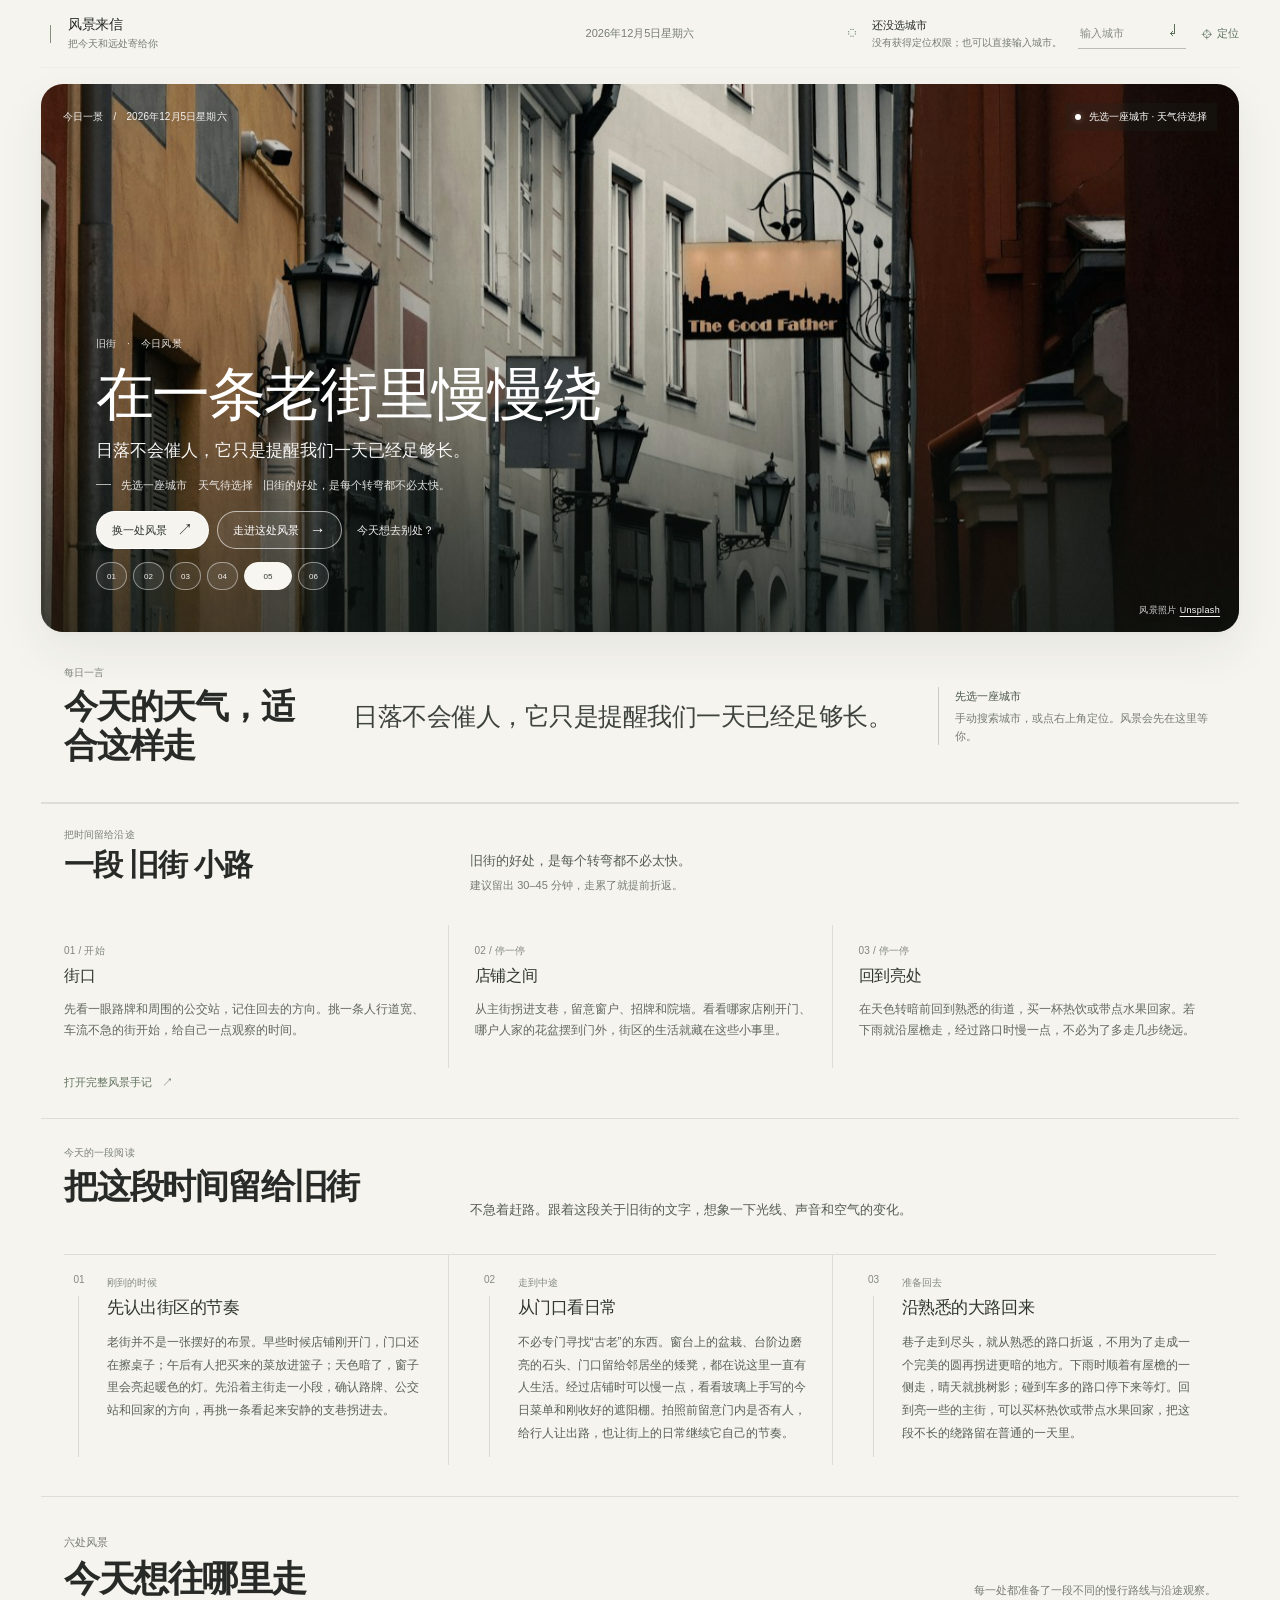
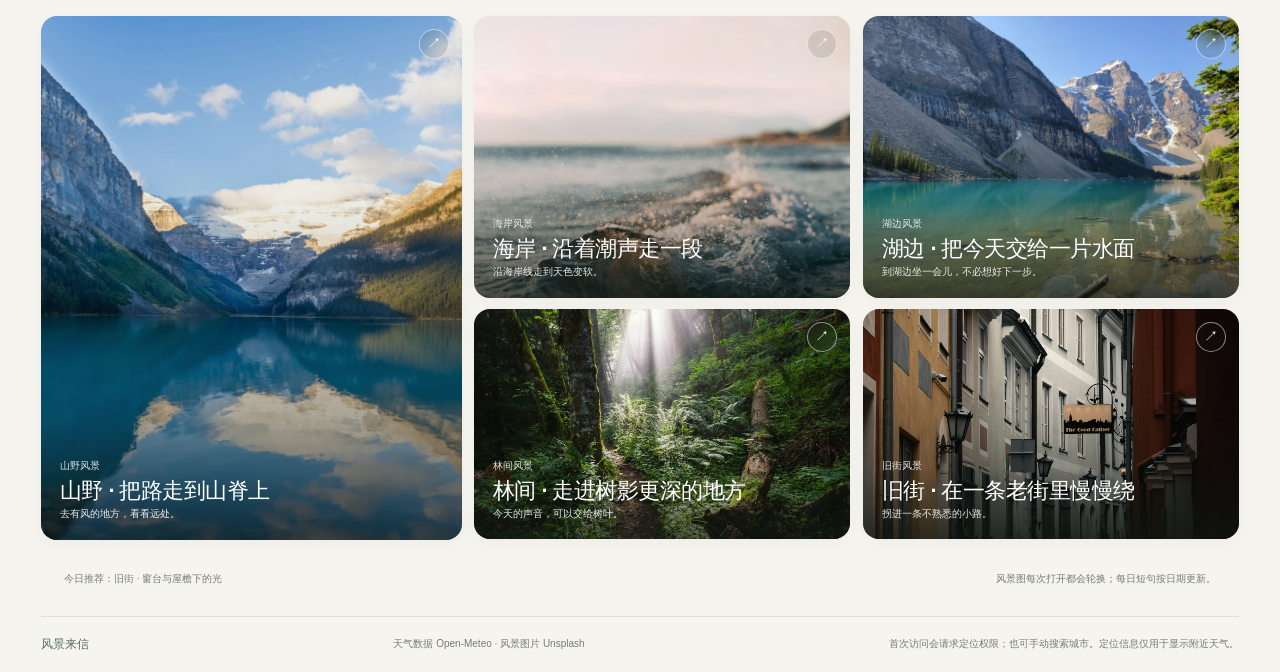
<file: index.html>
<!doctype html>
<html lang="zh-CN">
<head>
  <meta charset="utf-8">
  <meta name="viewport" content="width=device-width, initial-scale=1">
  <meta name="theme-color" content="#eae8df">
  <meta name="description" content="风景来信：按今天的天气，给你一处可以慢下来的地方。">
  <title>风景来信 · 今天去看看远处</title>
  <link rel="preconnect" href="https://images.unsplash.com">
  <link rel="stylesheet" href="assets/field-daily-v34.css">
  <script defer src="assets/field-daily-v34.js"></script>
</head>
<body class="scenic-site" data-scene-page="daily">
  <div id="app" class="scenic-app">
    <header class="masthead">
      <a class="wordmark" href="index.html"><span class="wordmark-mark">风</span><span>风景来信<small>把今天和远处寄给你</small></span></a>
      <time class="today-date" id="today-date"></time>
      <div class="place-tools">
        <div class="weather-summary" id="weather-summary" aria-live="polite"><span class="weather-glyph">◌</span><span><b id="weather-place">还没选城市</b><small id="weather-line">选一座城市，看看今天的天色</small></span></div>
        <form class="city-search" id="city-form"><label class="sr-only" for="city-input">搜索城市</label><input id="city-input" name="city" autocomplete="off" placeholder="输入城市" maxlength="40"><button type="submit" aria-label="搜索城市">↵</button></form>
        <button class="locate-button" id="locate-button" type="button" aria-label="使用当前位置查询城市天气">⌖ <span>定位</span></button>
      </div>
    </header>
    <main id="experience" aria-live="polite"><div class="loading-note">正在为今天挑一处风景……</div></main>
    <footer class="site-footer"><a href="index.html">风景来信</a><span>天气数据 <a href="https://open-meteo.com/" target="_blank" rel="noreferrer">Open-Meteo</a> · 风景图片 <a href="https://unsplash.com/" target="_blank" rel="noreferrer">Unsplash</a></span><span>首次访问会请求定位权限；也可手动搜索城市。定位信息仅用于显示附近天气。</span></footer>
  </div>
  <noscript><p class="noscript">请启用 JavaScript 来查看今日风景与天气。</p></noscript>
</body>
</html>
</file>
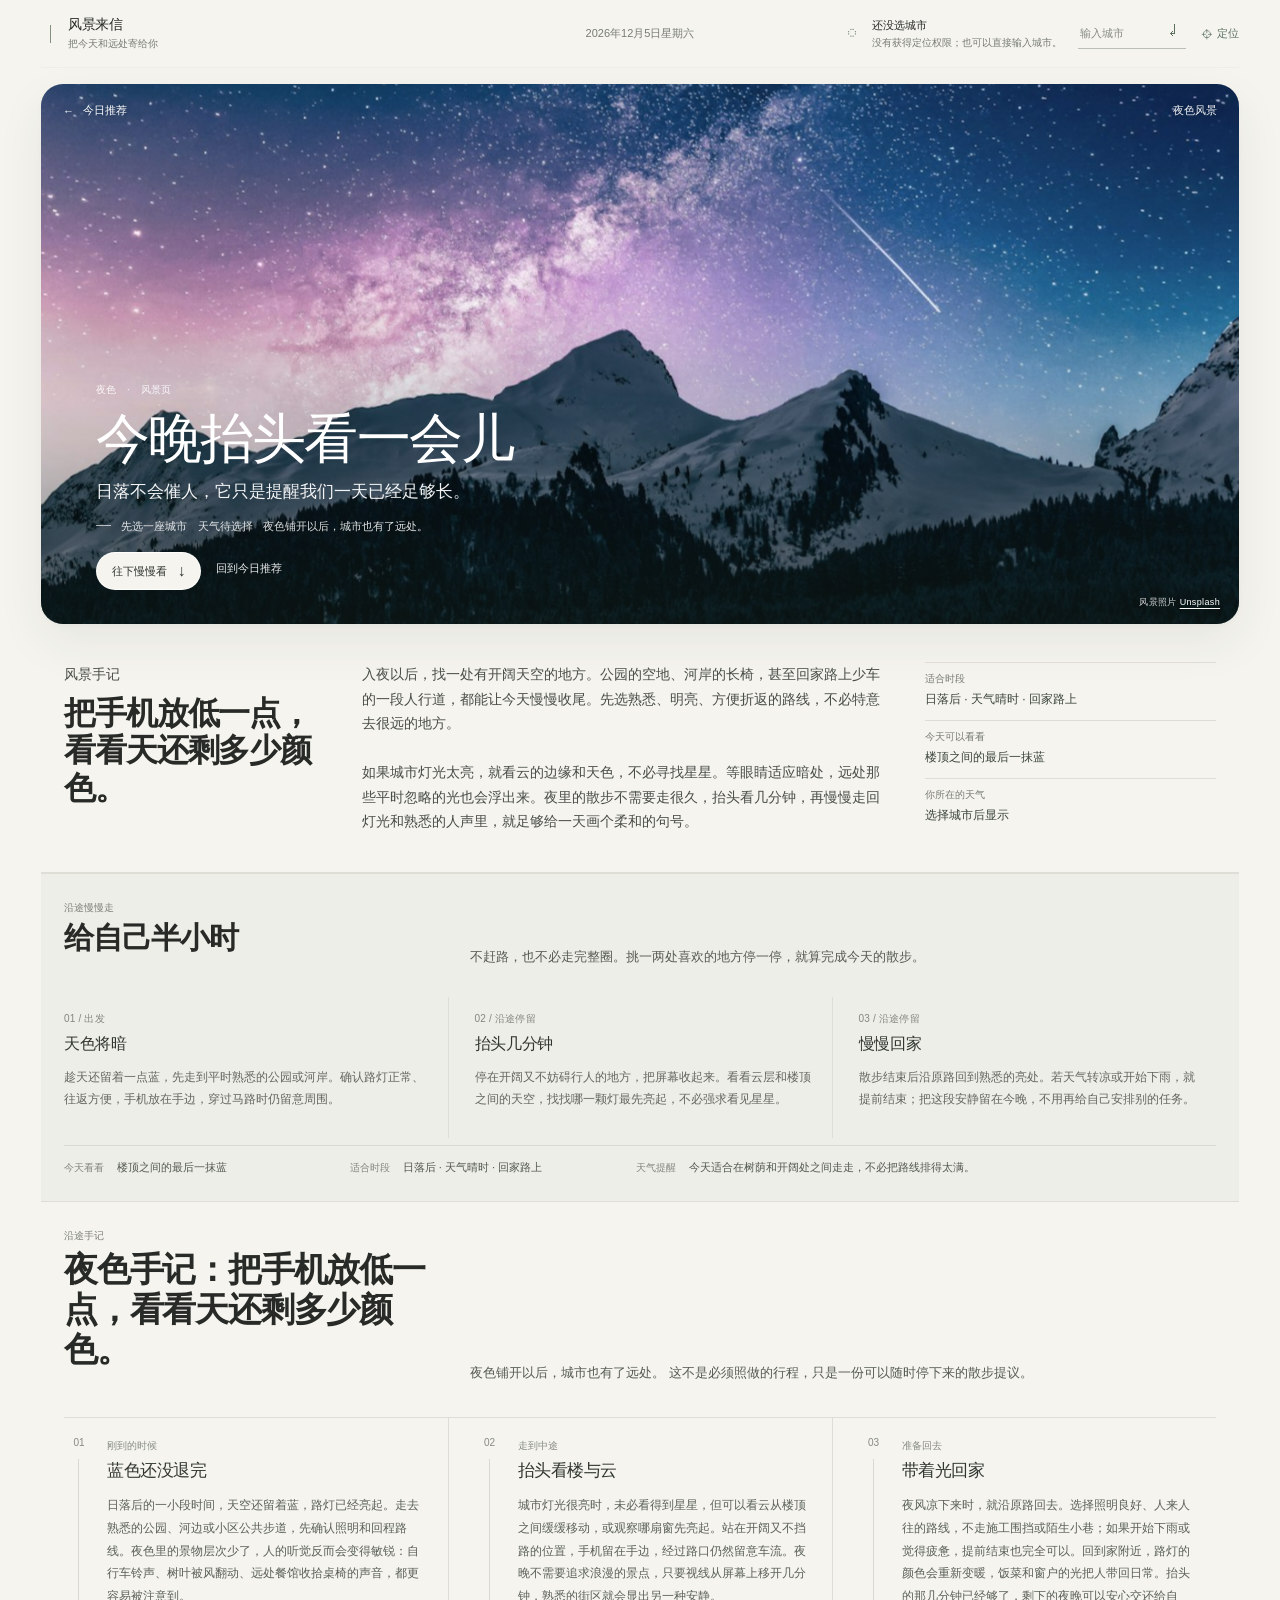
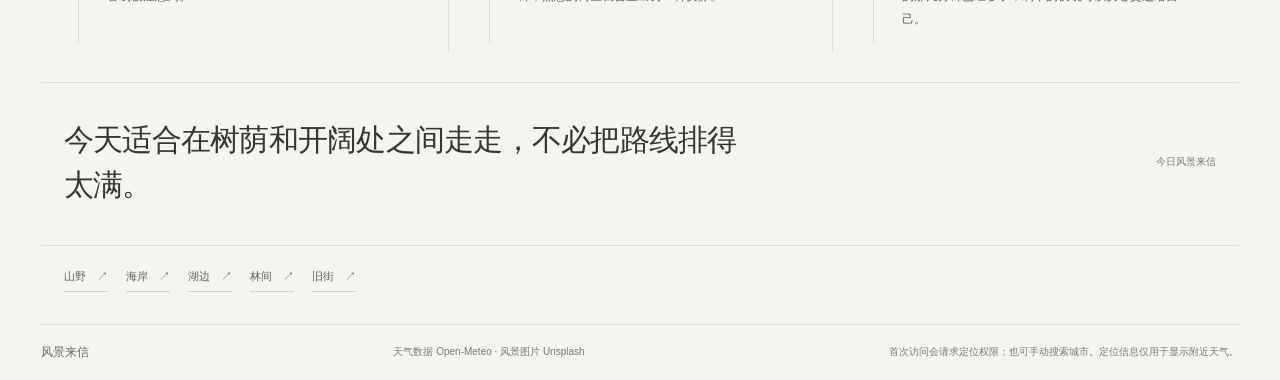
<file: places/archive.html>
<!doctype html>
<html lang="zh-CN">
<head>
  <meta charset="utf-8">
  <meta name="viewport" content="width=device-width, initial-scale=1">
  <meta name="theme-color" content="#eae8df">
  <meta name="description" content="风景来信：按今天的天气，给你一处可以慢下来的地方。">
  <title>风景来信 · 今天去看看远处</title>
  <link rel="preconnect" href="https://images.unsplash.com">
  <link rel="stylesheet" href="../assets/field-daily-v34.css">
  <script defer src="../assets/field-daily-v34.js"></script>
</head>
<body class="scenic-site" data-scene-page="starlight">
  <div id="app" class="scenic-app">
    <header class="masthead">
      <a class="wordmark" href="../index.html"><span class="wordmark-mark">风</span><span>风景来信<small>把今天和远处寄给你</small></span></a>
      <time class="today-date" id="today-date"></time>
      <div class="place-tools">
        <div class="weather-summary" id="weather-summary" aria-live="polite"><span class="weather-glyph">◌</span><span><b id="weather-place">还没选城市</b><small id="weather-line">选一座城市，看看今天的天色</small></span></div>
        <form class="city-search" id="city-form"><label class="sr-only" for="city-input">搜索城市</label><input id="city-input" name="city" autocomplete="off" placeholder="输入城市" maxlength="40"><button type="submit" aria-label="搜索城市">↵</button></form>
        <button class="locate-button" id="locate-button" type="button" aria-label="使用当前位置查询城市天气">⌖ <span>定位</span></button>
      </div>
    </header>
    <main id="experience" aria-live="polite"><div class="loading-note">正在为今天挑一处风景……</div></main>
    <footer class="site-footer"><a href="../index.html">风景来信</a><span>天气数据 <a href="https://open-meteo.com/" target="_blank" rel="noreferrer">Open-Meteo</a> · 风景图片 <a href="https://unsplash.com/" target="_blank" rel="noreferrer">Unsplash</a></span><span>首次访问会请求定位权限；也可手动搜索城市。定位信息仅用于显示附近天气。</span></footer>
  </div>
  <noscript><p class="noscript">请启用 JavaScript 来查看今日风景与天气。</p></noscript>
</body>
</html>
</file>
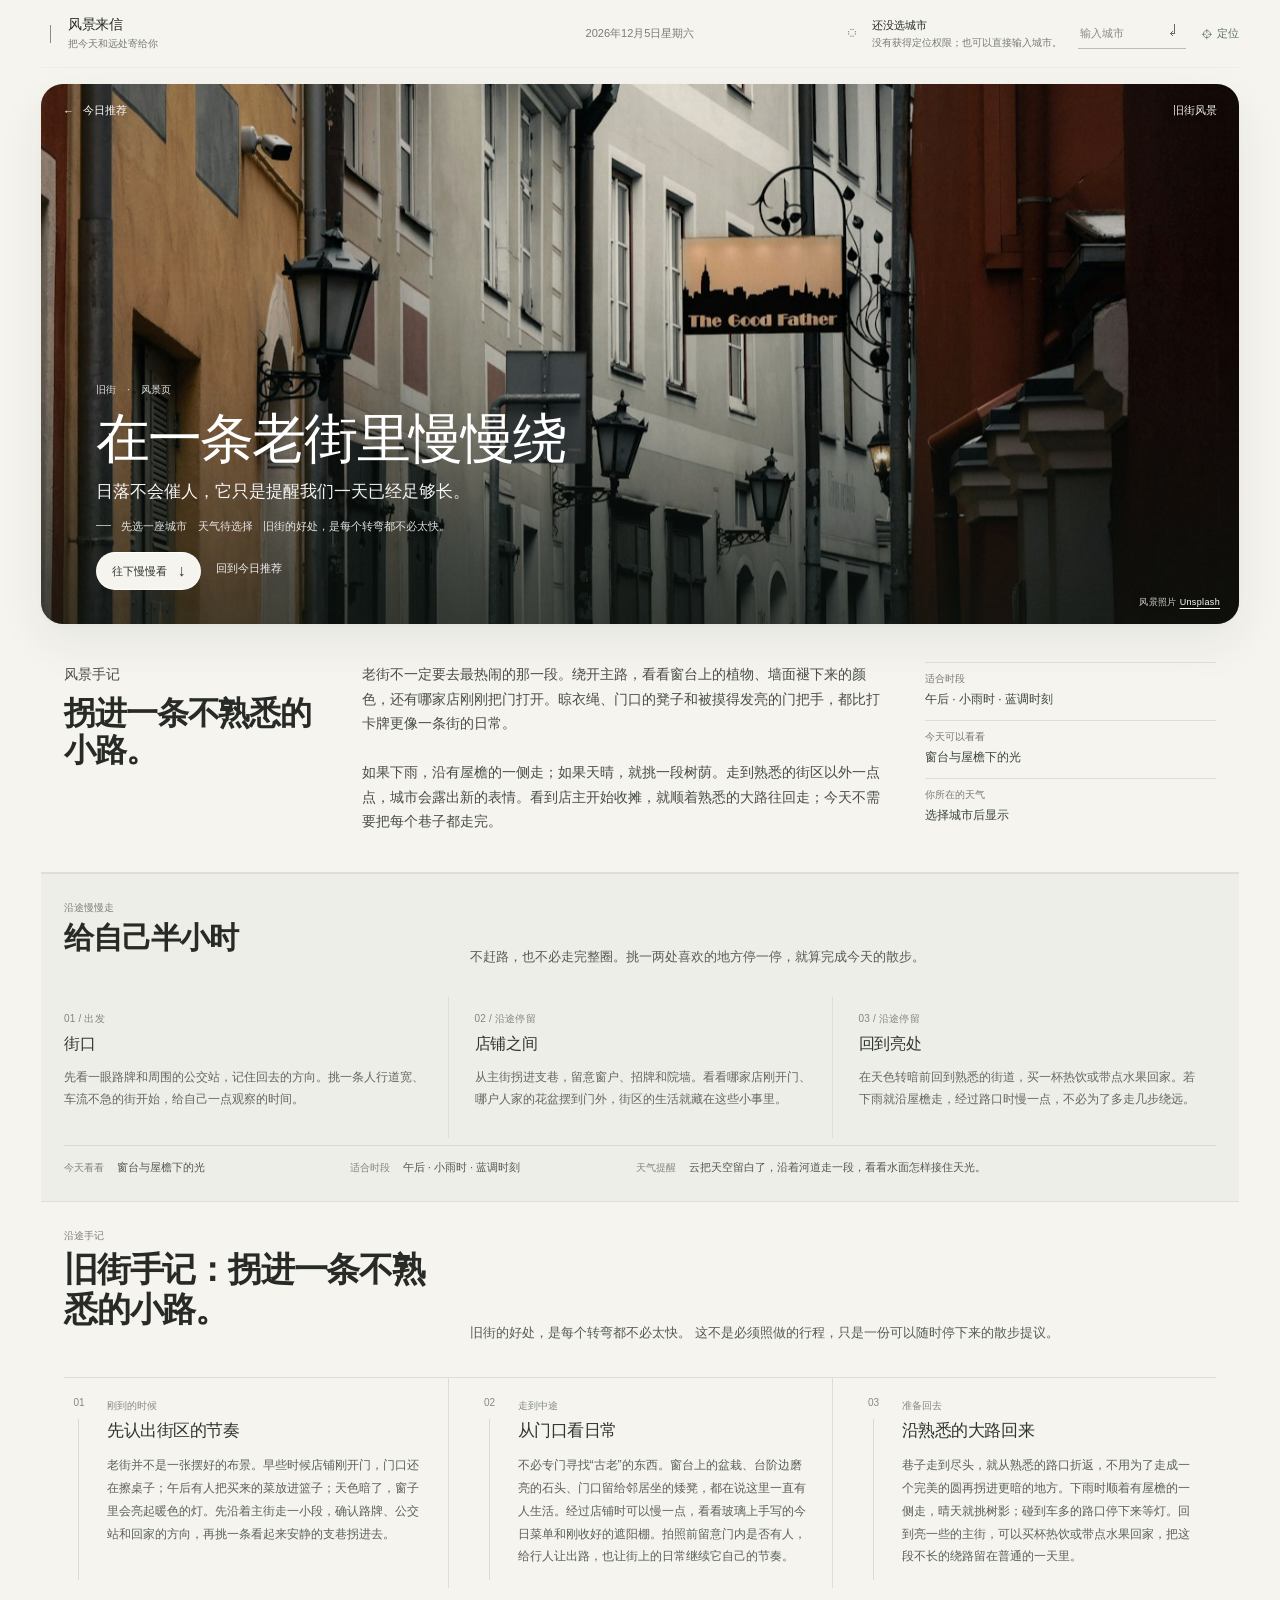
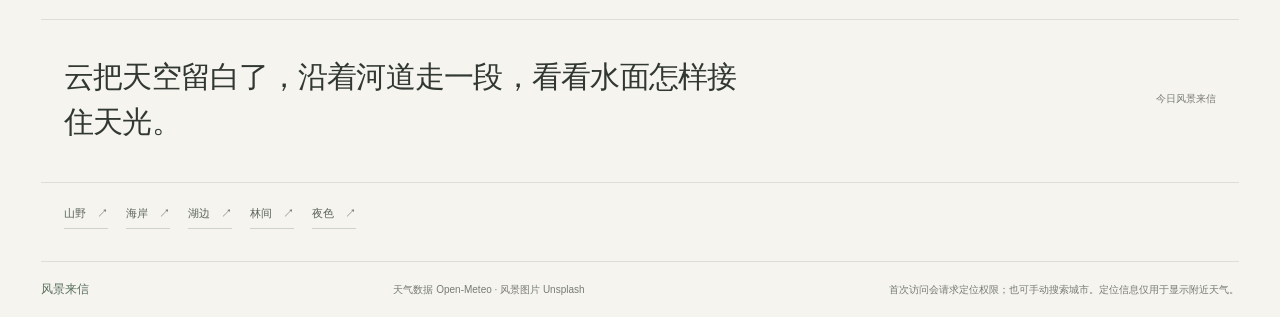
<file: places/harbor.html>
<!doctype html>
<html lang="zh-CN">
<head>
  <meta charset="utf-8">
  <meta name="viewport" content="width=device-width, initial-scale=1">
  <meta name="theme-color" content="#eae8df">
  <meta name="description" content="风景来信：按今天的天气，给你一处可以慢下来的地方。">
  <title>风景来信 · 今天去看看远处</title>
  <link rel="preconnect" href="https://images.unsplash.com">
  <link rel="stylesheet" href="../assets/field-daily-v34.css">
  <script defer src="../assets/field-daily-v34.js"></script>
</head>
<body class="scenic-site" data-scene-page="oldtown">
  <div id="app" class="scenic-app">
    <header class="masthead">
      <a class="wordmark" href="../index.html"><span class="wordmark-mark">风</span><span>风景来信<small>把今天和远处寄给你</small></span></a>
      <time class="today-date" id="today-date"></time>
      <div class="place-tools">
        <div class="weather-summary" id="weather-summary" aria-live="polite"><span class="weather-glyph">◌</span><span><b id="weather-place">还没选城市</b><small id="weather-line">选一座城市，看看今天的天色</small></span></div>
        <form class="city-search" id="city-form"><label class="sr-only" for="city-input">搜索城市</label><input id="city-input" name="city" autocomplete="off" placeholder="输入城市" maxlength="40"><button type="submit" aria-label="搜索城市">↵</button></form>
        <button class="locate-button" id="locate-button" type="button" aria-label="使用当前位置查询城市天气">⌖ <span>定位</span></button>
      </div>
    </header>
    <main id="experience" aria-live="polite"><div class="loading-note">正在为今天挑一处风景……</div></main>
    <footer class="site-footer"><a href="../index.html">风景来信</a><span>天气数据 <a href="https://open-meteo.com/" target="_blank" rel="noreferrer">Open-Meteo</a> · 风景图片 <a href="https://unsplash.com/" target="_blank" rel="noreferrer">Unsplash</a></span><span>首次访问会请求定位权限；也可手动搜索城市。定位信息仅用于显示附近天气。</span></footer>
  </div>
  <noscript><p class="noscript">请启用 JavaScript 来查看今日风景与天气。</p></noscript>
</body>
</html>
</file>
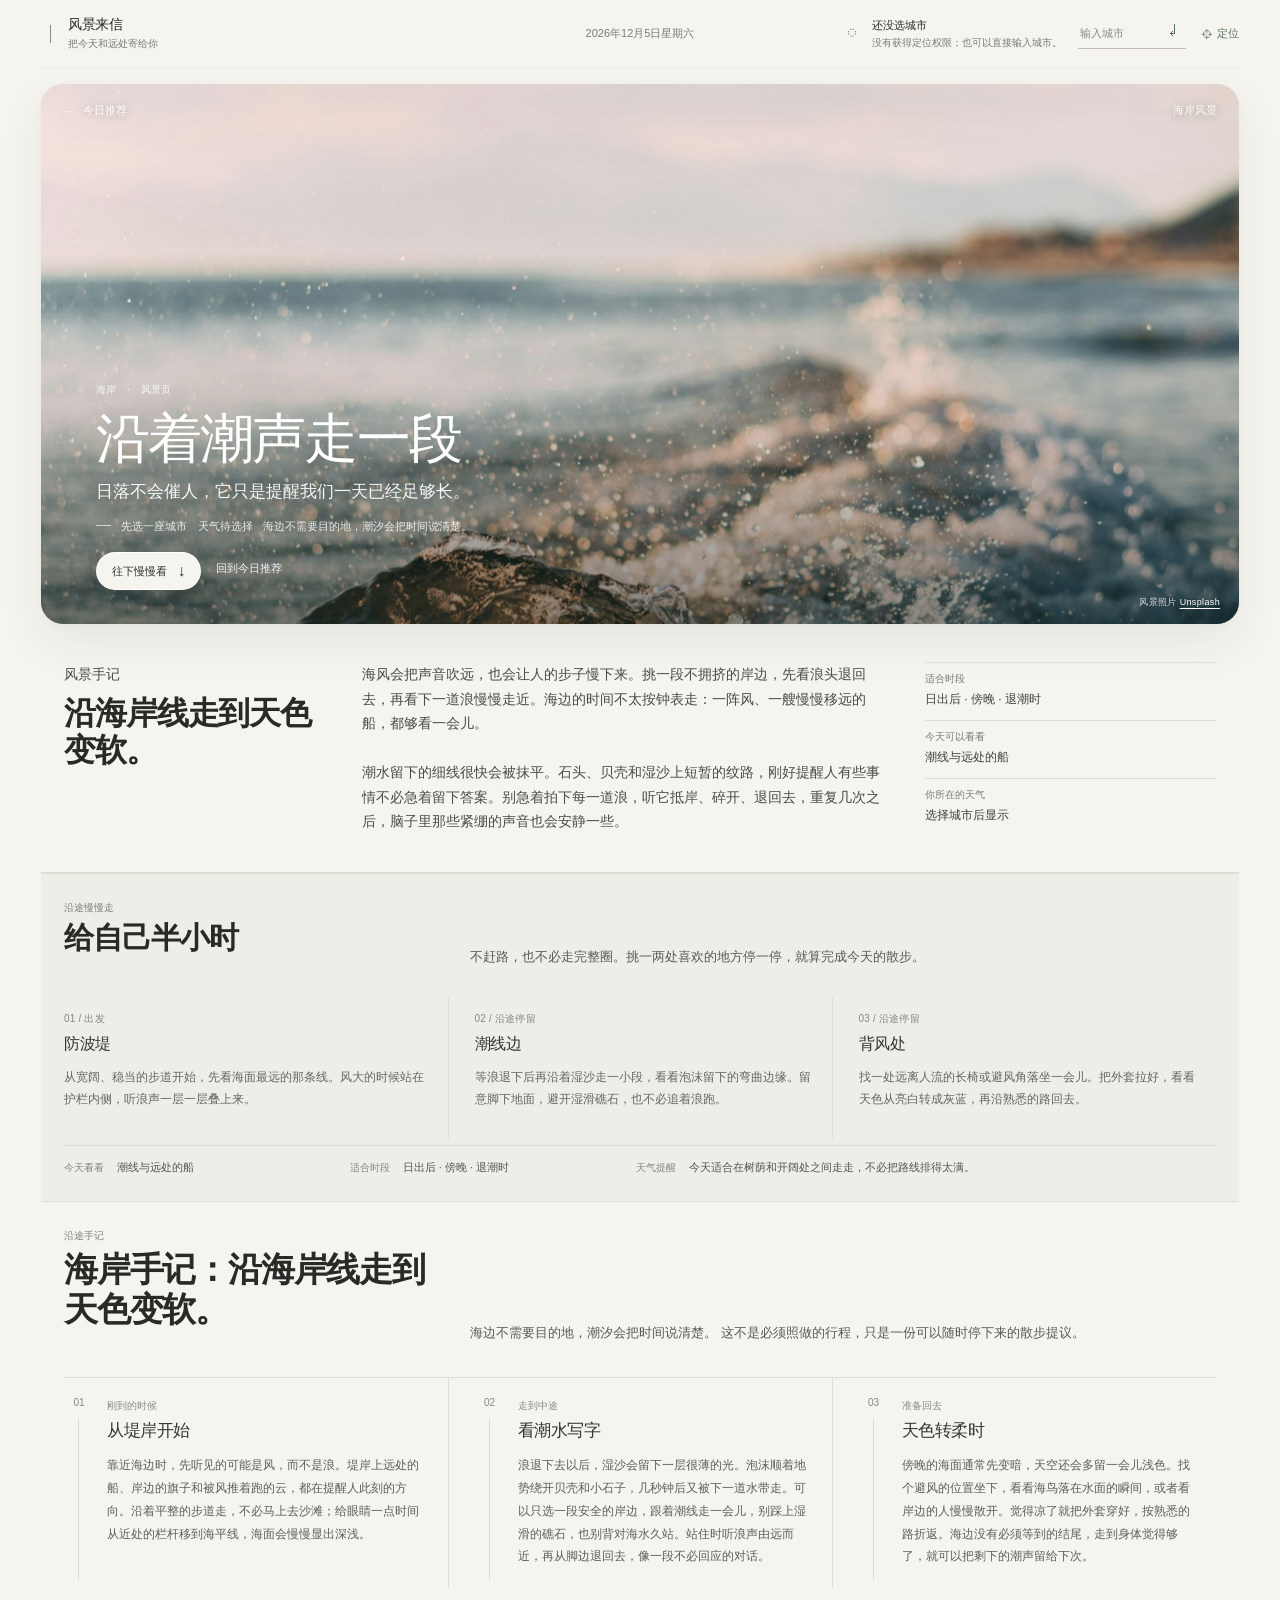
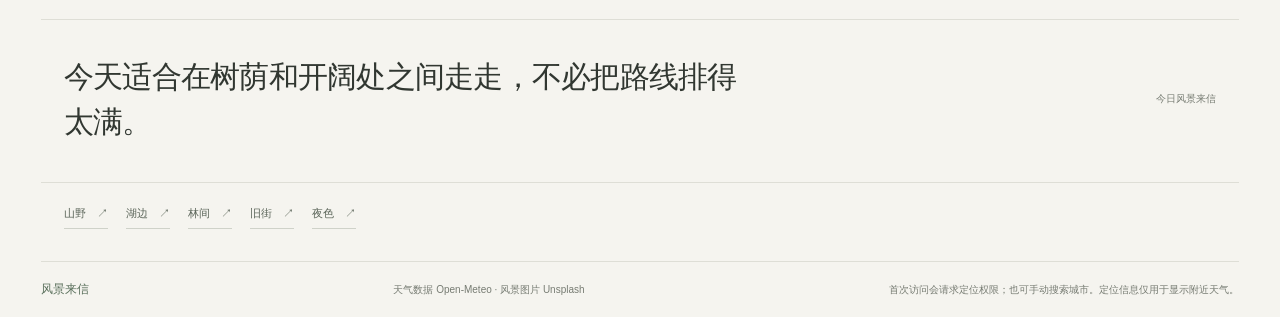
<file: places/loopline.html>
<!doctype html>
<html lang="zh-CN">
<head>
  <meta charset="utf-8">
  <meta name="viewport" content="width=device-width, initial-scale=1">
  <meta name="theme-color" content="#eae8df">
  <meta name="description" content="风景来信：按今天的天气，给你一处可以慢下来的地方。">
  <title>风景来信 · 今天去看看远处</title>
  <link rel="preconnect" href="https://images.unsplash.com">
  <link rel="stylesheet" href="../assets/field-daily-v34.css">
  <script defer src="../assets/field-daily-v34.js"></script>
</head>
<body class="scenic-site" data-scene-page="coast">
  <div id="app" class="scenic-app">
    <header class="masthead">
      <a class="wordmark" href="../index.html"><span class="wordmark-mark">风</span><span>风景来信<small>把今天和远处寄给你</small></span></a>
      <time class="today-date" id="today-date"></time>
      <div class="place-tools">
        <div class="weather-summary" id="weather-summary" aria-live="polite"><span class="weather-glyph">◌</span><span><b id="weather-place">还没选城市</b><small id="weather-line">选一座城市，看看今天的天色</small></span></div>
        <form class="city-search" id="city-form"><label class="sr-only" for="city-input">搜索城市</label><input id="city-input" name="city" autocomplete="off" placeholder="输入城市" maxlength="40"><button type="submit" aria-label="搜索城市">↵</button></form>
        <button class="locate-button" id="locate-button" type="button" aria-label="使用当前位置查询城市天气">⌖ <span>定位</span></button>
      </div>
    </header>
    <main id="experience" aria-live="polite"><div class="loading-note">正在为今天挑一处风景……</div></main>
    <footer class="site-footer"><a href="../index.html">风景来信</a><span>天气数据 <a href="https://open-meteo.com/" target="_blank" rel="noreferrer">Open-Meteo</a> · 风景图片 <a href="https://unsplash.com/" target="_blank" rel="noreferrer">Unsplash</a></span><span>首次访问会请求定位权限；也可手动搜索城市。定位信息仅用于显示附近天气。</span></footer>
  </div>
  <noscript><p class="noscript">请启用 JavaScript 来查看今日风景与天气。</p></noscript>
</body>
</html>
</file>
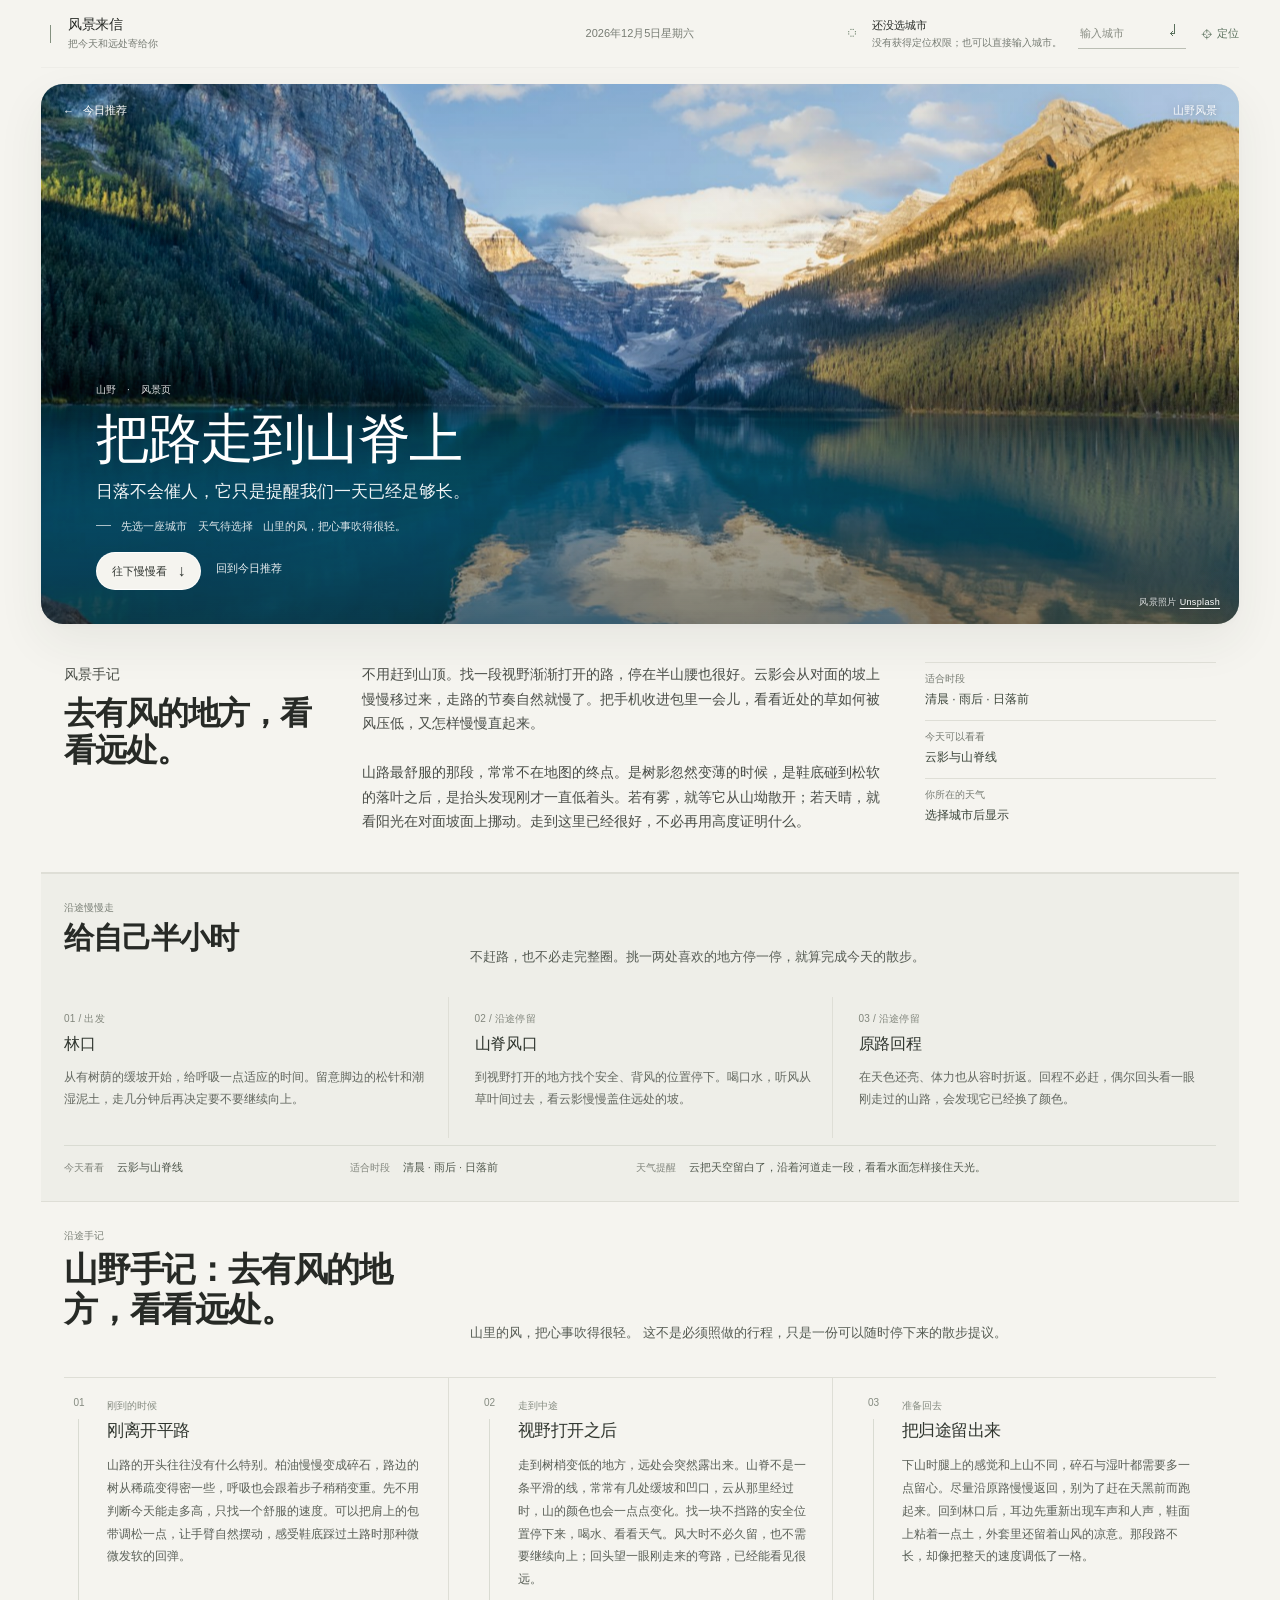
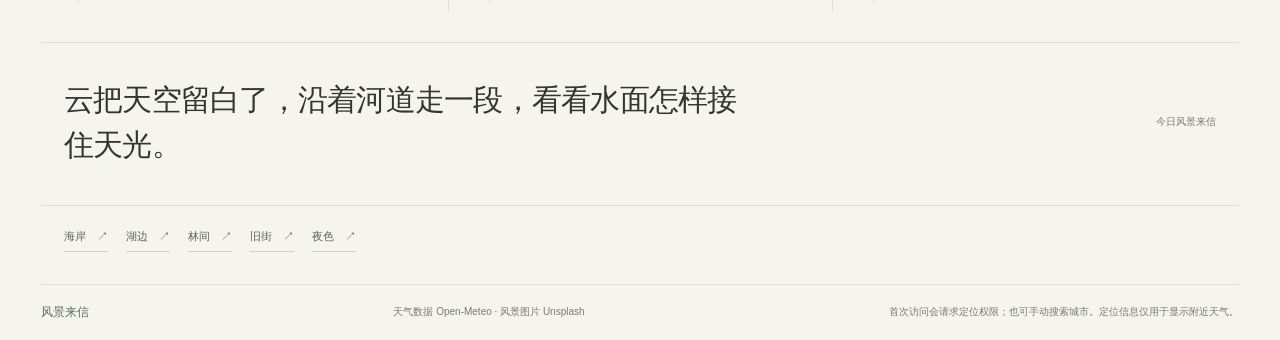
<file: places/market.html>
<!doctype html>
<html lang="zh-CN">
<head>
  <meta charset="utf-8">
  <meta name="viewport" content="width=device-width, initial-scale=1">
  <meta name="theme-color" content="#eae8df">
  <meta name="description" content="风景来信：按今天的天气，给你一处可以慢下来的地方。">
  <title>风景来信 · 今天去看看远处</title>
  <link rel="preconnect" href="https://images.unsplash.com">
  <link rel="stylesheet" href="../assets/field-daily-v34.css">
  <script defer src="../assets/field-daily-v34.js"></script>
</head>
<body class="scenic-site" data-scene-page="mountain">
  <div id="app" class="scenic-app">
    <header class="masthead">
      <a class="wordmark" href="../index.html"><span class="wordmark-mark">风</span><span>风景来信<small>把今天和远处寄给你</small></span></a>
      <time class="today-date" id="today-date"></time>
      <div class="place-tools">
        <div class="weather-summary" id="weather-summary" aria-live="polite"><span class="weather-glyph">◌</span><span><b id="weather-place">还没选城市</b><small id="weather-line">选一座城市，看看今天的天色</small></span></div>
        <form class="city-search" id="city-form"><label class="sr-only" for="city-input">搜索城市</label><input id="city-input" name="city" autocomplete="off" placeholder="输入城市" maxlength="40"><button type="submit" aria-label="搜索城市">↵</button></form>
        <button class="locate-button" id="locate-button" type="button" aria-label="使用当前位置查询城市天气">⌖ <span>定位</span></button>
      </div>
    </header>
    <main id="experience" aria-live="polite"><div class="loading-note">正在为今天挑一处风景……</div></main>
    <footer class="site-footer"><a href="../index.html">风景来信</a><span>天气数据 <a href="https://open-meteo.com/" target="_blank" rel="noreferrer">Open-Meteo</a> · 风景图片 <a href="https://unsplash.com/" target="_blank" rel="noreferrer">Unsplash</a></span><span>首次访问会请求定位权限；也可手动搜索城市。定位信息仅用于显示附近天气。</span></footer>
  </div>
  <noscript><p class="noscript">请启用 JavaScript 来查看今日风景与天气。</p></noscript>
</body>
</html>
</file>
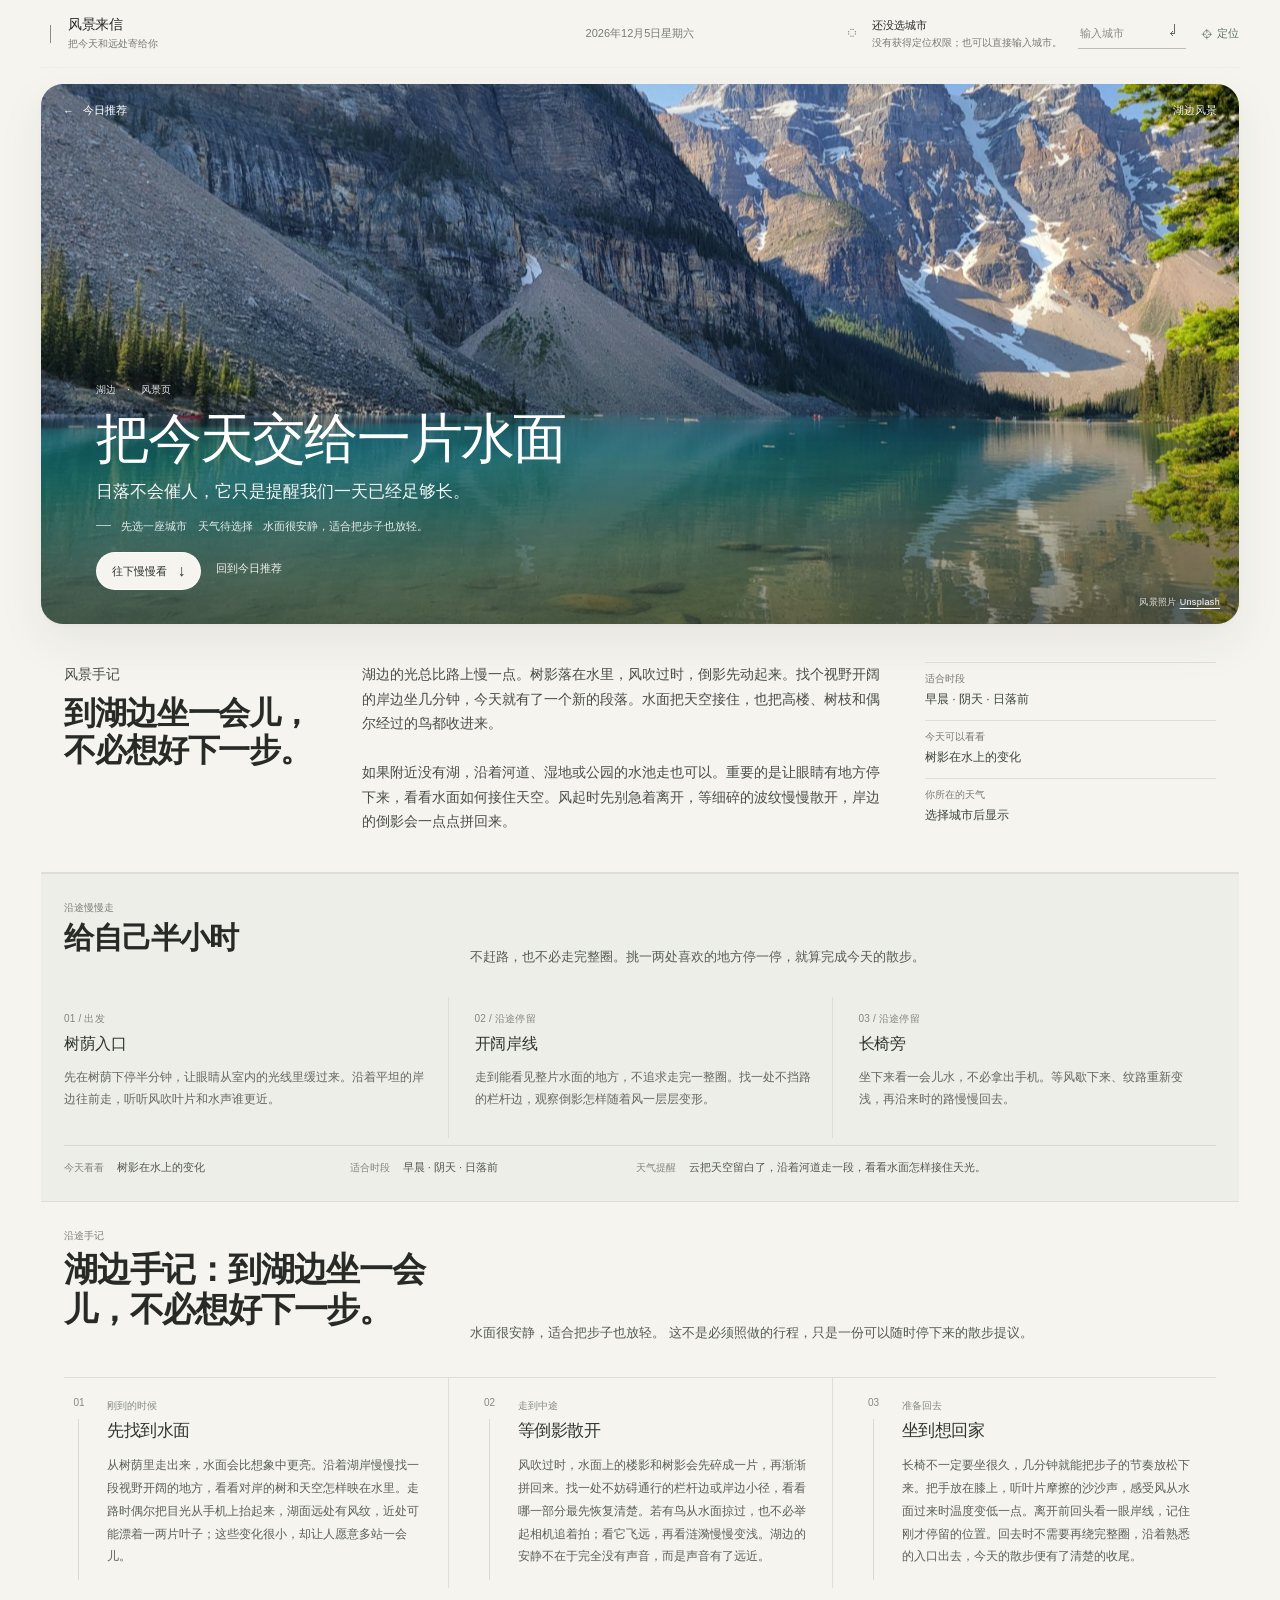
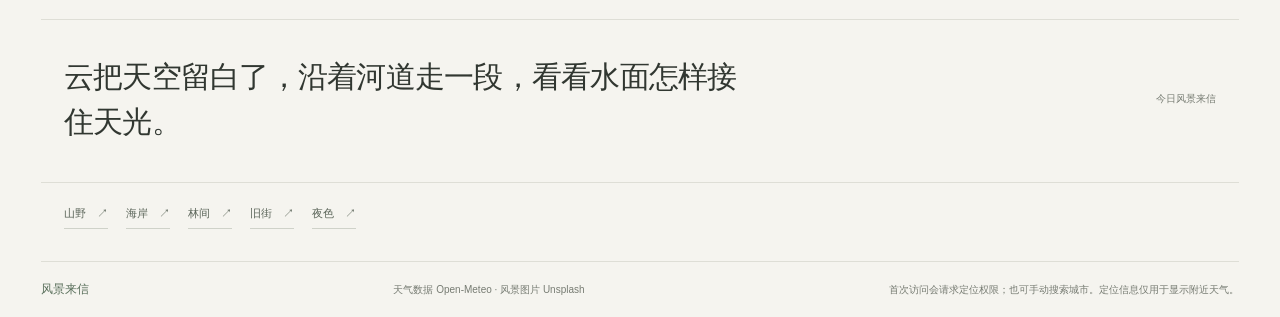
<file: places/tower.html>
<!doctype html>
<html lang="zh-CN">
<head>
  <meta charset="utf-8">
  <meta name="viewport" content="width=device-width, initial-scale=1">
  <meta name="theme-color" content="#eae8df">
  <meta name="description" content="风景来信：按今天的天气，给你一处可以慢下来的地方。">
  <title>风景来信 · 今天去看看远处</title>
  <link rel="preconnect" href="https://images.unsplash.com">
  <link rel="stylesheet" href="../assets/field-daily-v34.css">
  <script defer src="../assets/field-daily-v34.js"></script>
</head>
<body class="scenic-site" data-scene-page="lake">
  <div id="app" class="scenic-app">
    <header class="masthead">
      <a class="wordmark" href="../index.html"><span class="wordmark-mark">风</span><span>风景来信<small>把今天和远处寄给你</small></span></a>
      <time class="today-date" id="today-date"></time>
      <div class="place-tools">
        <div class="weather-summary" id="weather-summary" aria-live="polite"><span class="weather-glyph">◌</span><span><b id="weather-place">还没选城市</b><small id="weather-line">选一座城市，看看今天的天色</small></span></div>
        <form class="city-search" id="city-form"><label class="sr-only" for="city-input">搜索城市</label><input id="city-input" name="city" autocomplete="off" placeholder="输入城市" maxlength="40"><button type="submit" aria-label="搜索城市">↵</button></form>
        <button class="locate-button" id="locate-button" type="button" aria-label="使用当前位置查询城市天气">⌖ <span>定位</span></button>
      </div>
    </header>
    <main id="experience" aria-live="polite"><div class="loading-note">正在为今天挑一处风景……</div></main>
    <footer class="site-footer"><a href="../index.html">风景来信</a><span>天气数据 <a href="https://open-meteo.com/" target="_blank" rel="noreferrer">Open-Meteo</a> · 风景图片 <a href="https://unsplash.com/" target="_blank" rel="noreferrer">Unsplash</a></span><span>首次访问会请求定位权限；也可手动搜索城市。定位信息仅用于显示附近天气。</span></footer>
  </div>
  <noscript><p class="noscript">请启用 JavaScript 来查看今日风景与天气。</p></noscript>
</body>
</html>
</file>
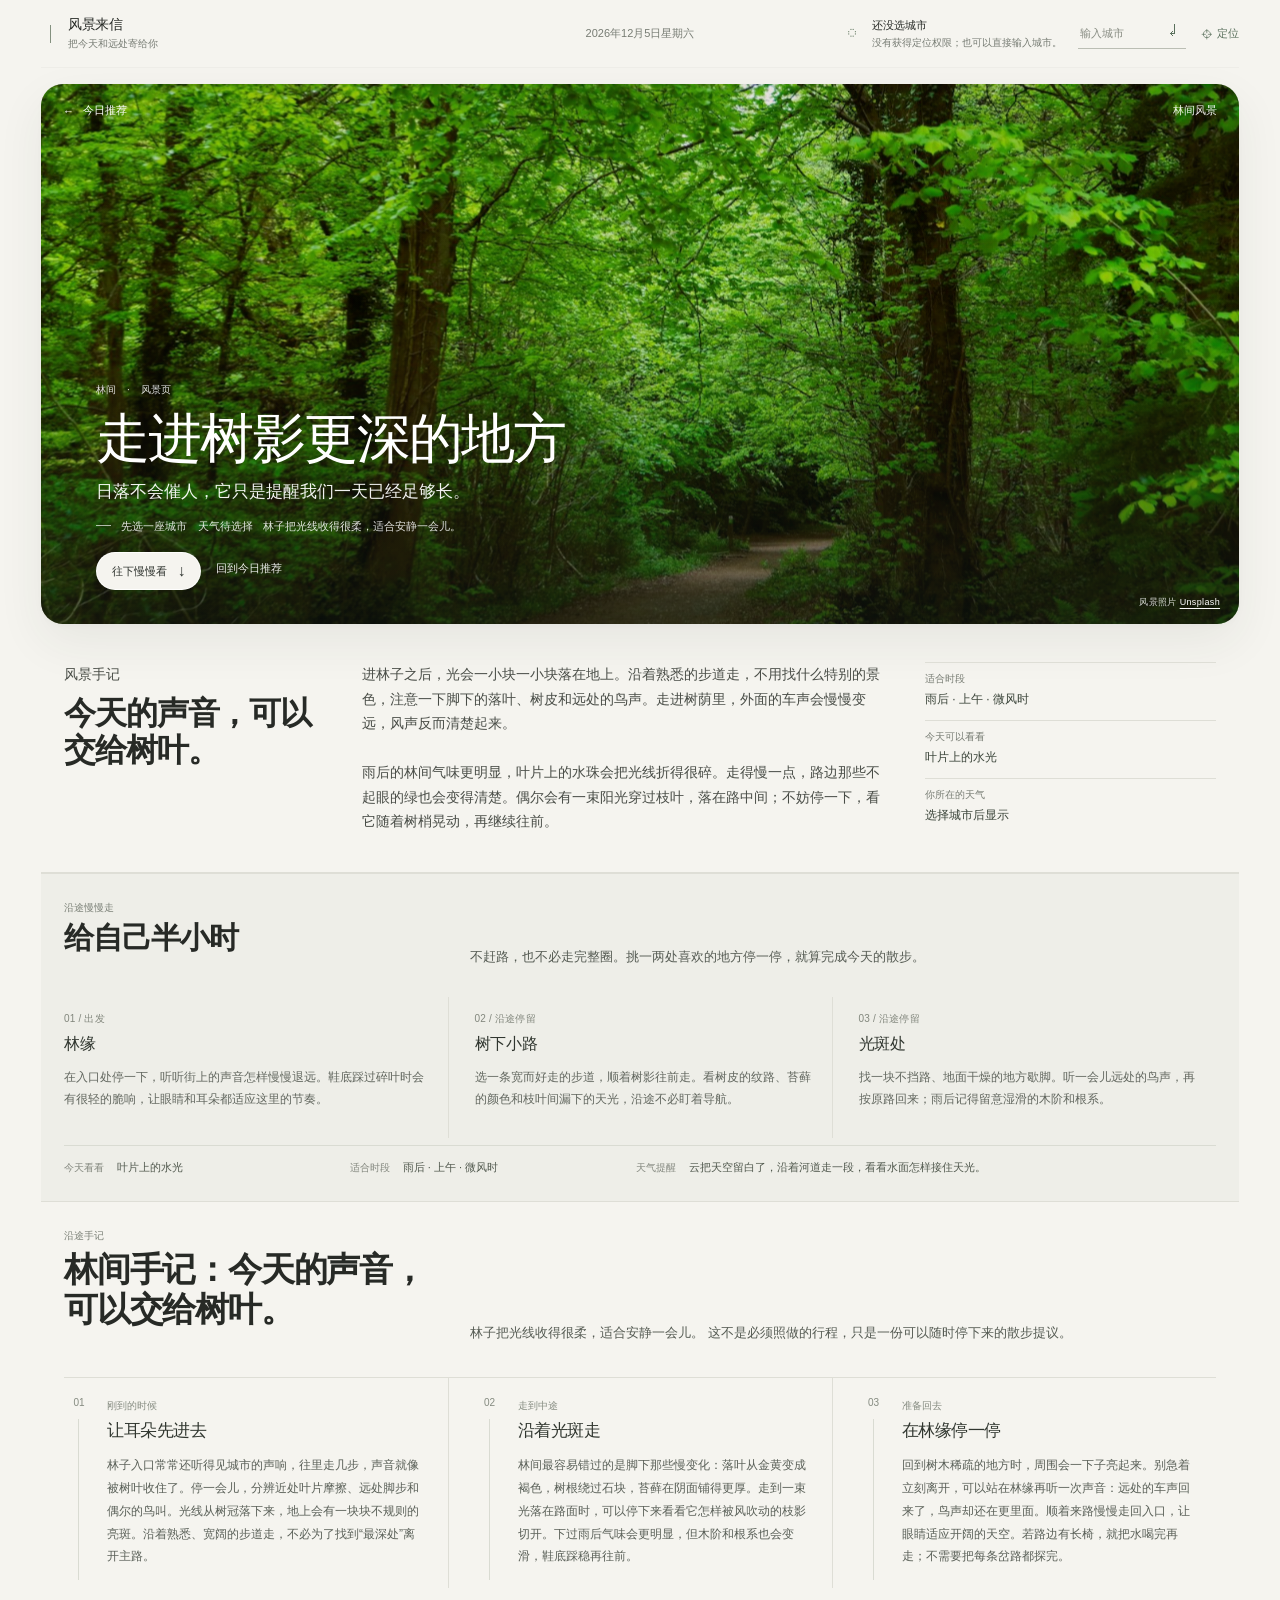
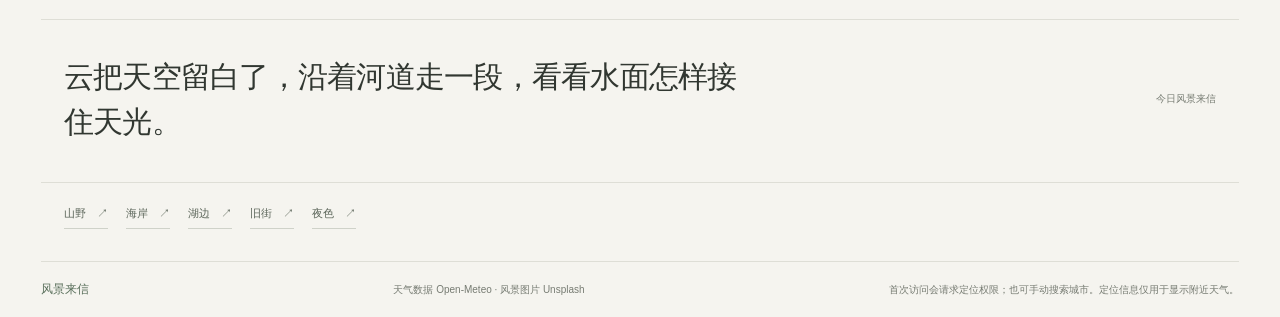
<file: places/underworks.html>
<!doctype html>
<html lang="zh-CN">
<head>
  <meta charset="utf-8">
  <meta name="viewport" content="width=device-width, initial-scale=1">
  <meta name="theme-color" content="#eae8df">
  <meta name="description" content="风景来信：按今天的天气，给你一处可以慢下来的地方。">
  <title>风景来信 · 今天去看看远处</title>
  <link rel="preconnect" href="https://images.unsplash.com">
  <link rel="stylesheet" href="../assets/field-daily-v34.css">
  <script defer src="../assets/field-daily-v34.js"></script>
</head>
<body class="scenic-site" data-scene-page="forest">
  <div id="app" class="scenic-app">
    <header class="masthead">
      <a class="wordmark" href="../index.html"><span class="wordmark-mark">风</span><span>风景来信<small>把今天和远处寄给你</small></span></a>
      <time class="today-date" id="today-date"></time>
      <div class="place-tools">
        <div class="weather-summary" id="weather-summary" aria-live="polite"><span class="weather-glyph">◌</span><span><b id="weather-place">还没选城市</b><small id="weather-line">选一座城市，看看今天的天色</small></span></div>
        <form class="city-search" id="city-form"><label class="sr-only" for="city-input">搜索城市</label><input id="city-input" name="city" autocomplete="off" placeholder="输入城市" maxlength="40"><button type="submit" aria-label="搜索城市">↵</button></form>
        <button class="locate-button" id="locate-button" type="button" aria-label="使用当前位置查询城市天气">⌖ <span>定位</span></button>
      </div>
    </header>
    <main id="experience" aria-live="polite"><div class="loading-note">正在为今天挑一处风景……</div></main>
    <footer class="site-footer"><a href="../index.html">风景来信</a><span>天气数据 <a href="https://open-meteo.com/" target="_blank" rel="noreferrer">Open-Meteo</a> · 风景图片 <a href="https://unsplash.com/" target="_blank" rel="noreferrer">Unsplash</a></span><span>首次访问会请求定位权限；也可手动搜索城市。定位信息仅用于显示附近天气。</span></footer>
  </div>
  <noscript><p class="noscript">请启用 JavaScript 来查看今日风景与天气。</p></noscript>
</body>
</html>
</file>
<file: assets/field-daily-v34.css>
@import url("field-daily-v33.css");

.field-journal{padding:27px clamp(12px,1.8vw,24px) 31px;border-bottom:1px solid var(--line)}
.journal-heading{display:grid;grid-template-columns:minmax(220px,.72fr) minmax(300px,1.45fr);gap:clamp(18px,2.8vw,36px);align-items:end;margin-bottom:19px}
.journal-heading h2{max-width:540px;margin-top:7px;color:var(--ink);font-size:clamp(24px,2.7vw,34px);line-height:1.17;letter-spacing:-.035em}
.journal-heading>p{max-width:720px;color:#555b53;font-size:13px;line-height:1.75}
.journal-entries{display:grid;grid-template-columns:repeat(3,minmax(0,1fr));border-top:1px solid var(--line)}
.journal-entry{display:grid;grid-template-columns:30px minmax(0,1fr);gap:13px;padding:17px 22px 8px 0}
.journal-entry+.journal-entry{padding-left:clamp(14px,2vw,26px);border-left:1px solid var(--line)}
.journal-index{display:flex;flex-direction:column;align-items:center;gap:11px;padding-top:2px;color:#858b80}
.journal-index span{font-size:10px;font-variant-numeric:tabular-nums}
.journal-index i{width:1px;min-height:50px;flex:1;background:#d9dbd2}
.journal-entry small{color:#858b80;font-size:10px}
.journal-entry h3{margin:6px 0 9px;color:#30362f;font-size:17px;font-weight:550;letter-spacing:-.025em}
.journal-entry p{color:#5a6058;font-size:12px;line-height:1.9}

@media(max-width:860px){
  .journal-heading{grid-template-columns:.8fr 1.4fr;gap:18px}
  .journal-entry{grid-template-columns:24px minmax(0,1fr);gap:9px}
}
@media(max-width:680px){
  .field-journal{padding:23px 3px 25px}
  .journal-heading{grid-template-columns:1fr;gap:8px;margin-bottom:13px}
  .journal-heading h2{font-size:24px}
  .journal-heading>p{font-size:12px;line-height:1.7}
  .journal-entries{grid-template-columns:1fr}
  .journal-entry,.journal-entry+.journal-entry{grid-template-columns:24px minmax(0,1fr);gap:10px;padding:14px 0 15px;border-left:0;border-bottom:1px solid var(--line)}
  .journal-index i{min-height:30px}
  .journal-entry h3{margin:4px 0 6px;font-size:16px}
  .journal-entry p{font-size:12px;line-height:1.85}
}
</file>
